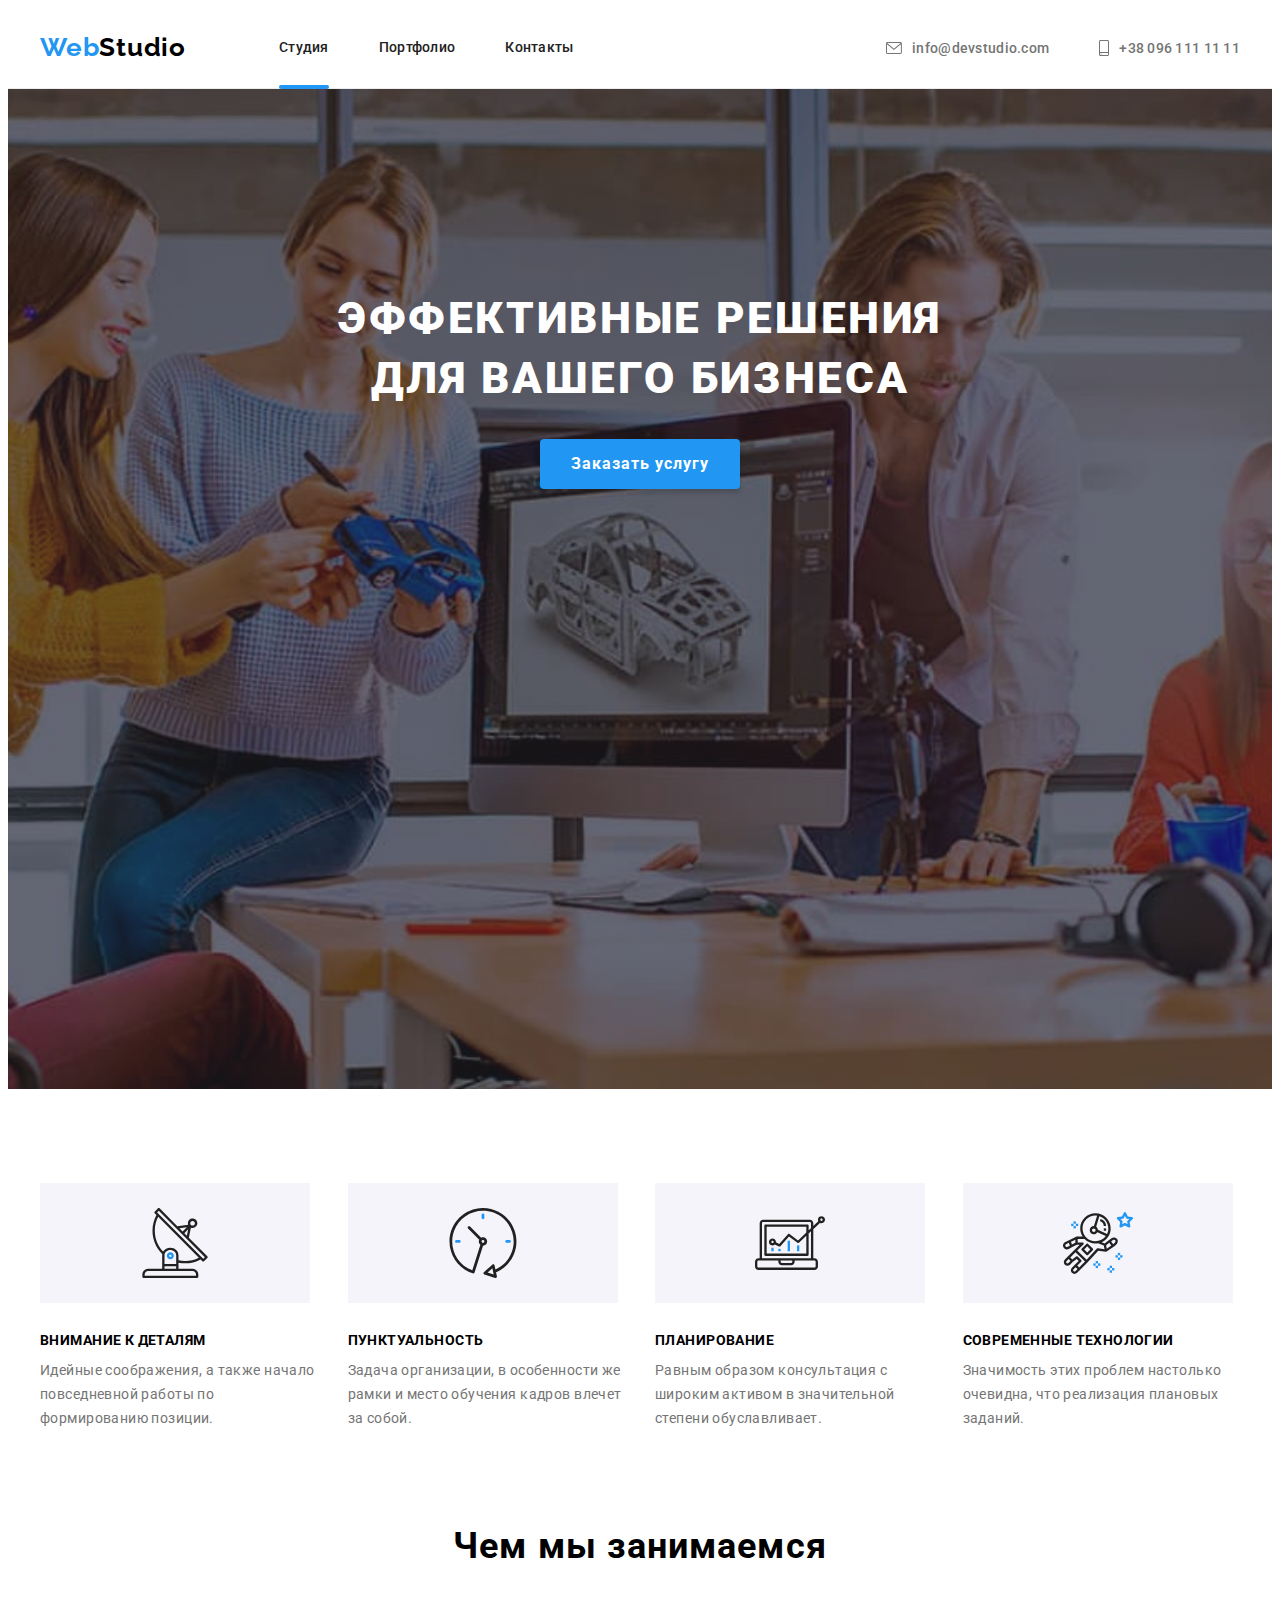
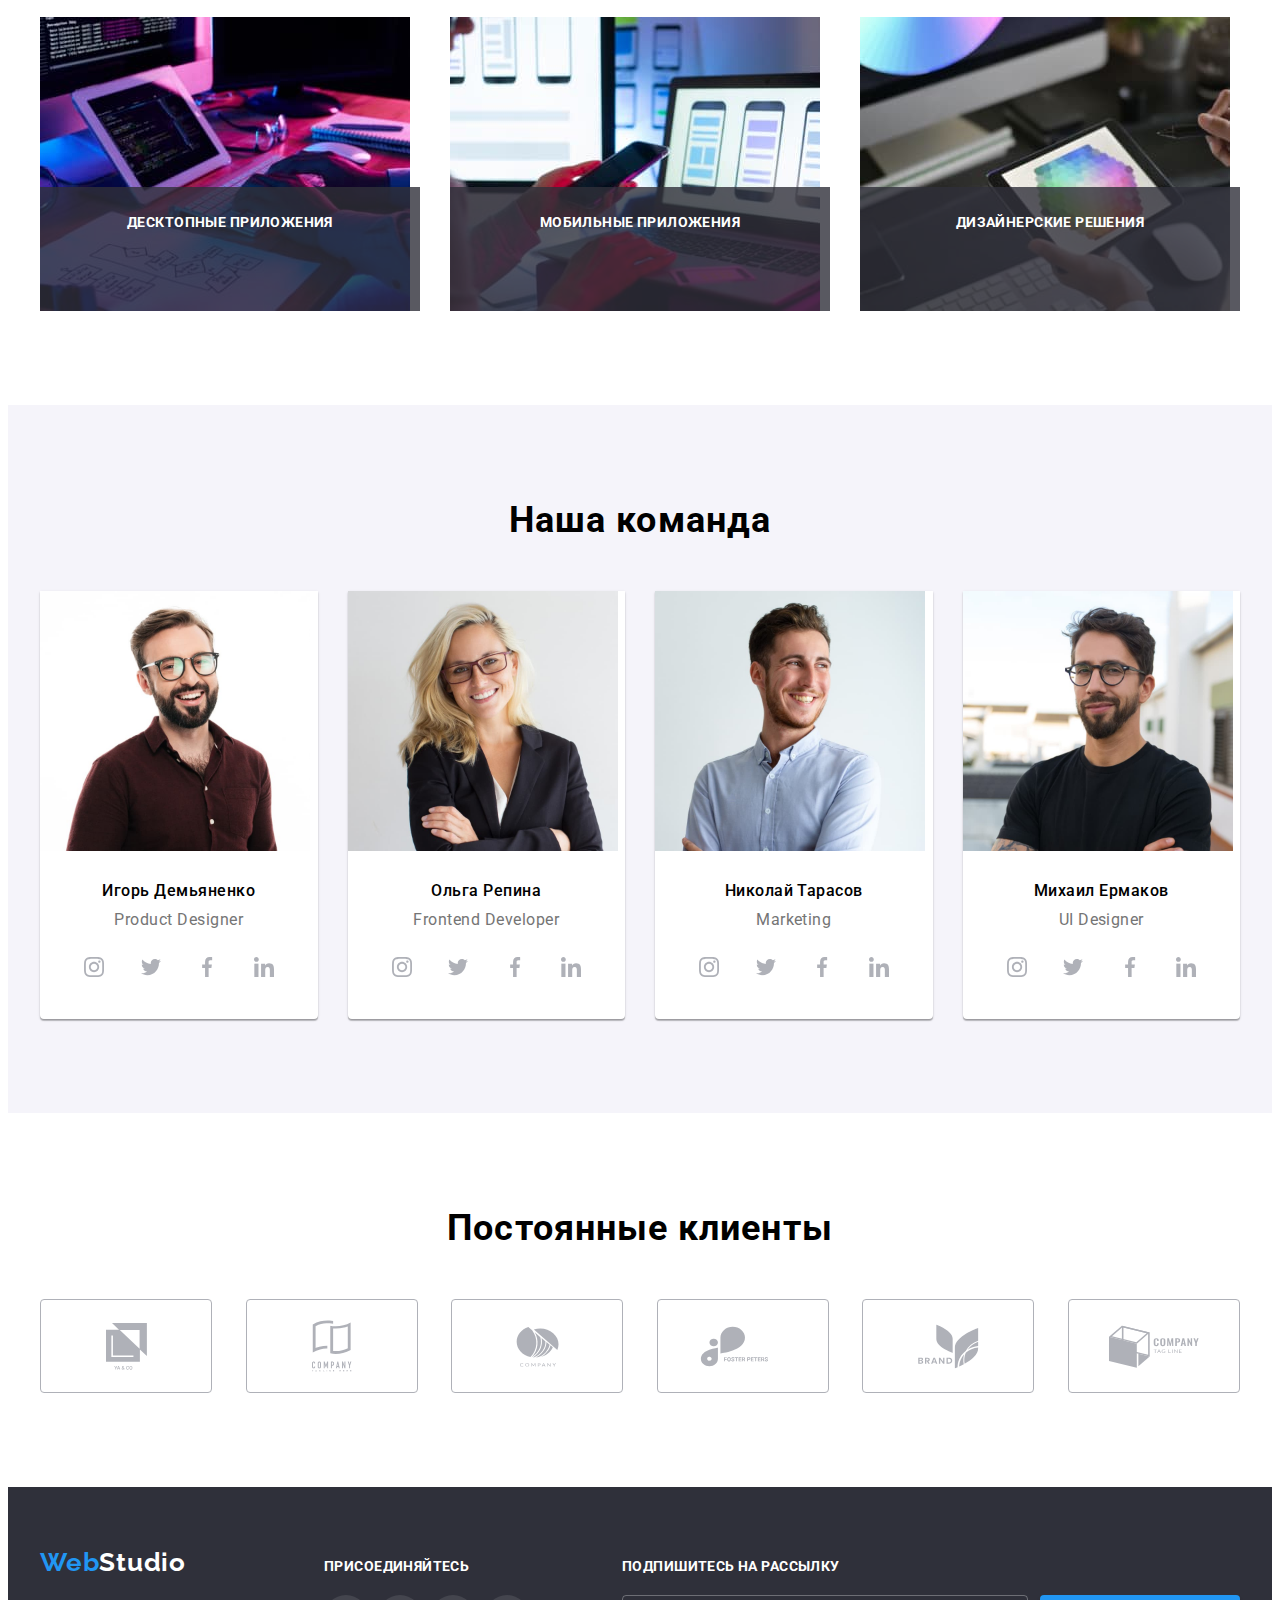
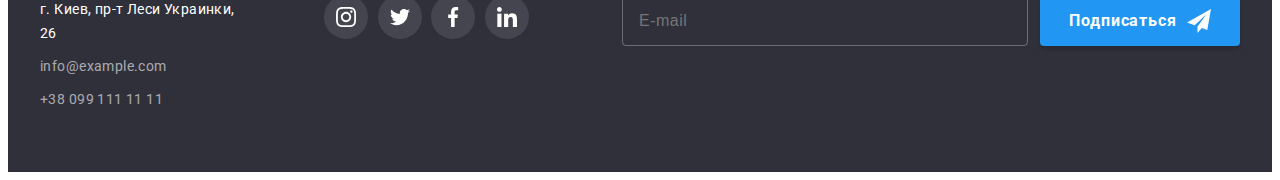
<file: index.html>
<!DOCTYPE html>
<html lang="ru">
  <head>
    <meta charset="UTF-8" />
    <meta http-equiv="X-UA-Compatible" content="IE=edge" />
    <meta name="viewport" content="width=device-width, initial-scale=1.0" />
    <title>WebStudio</title>
    <link rel="preconnect" href="https://fonts.gstatic.com" />
    <link
      href="https://fonts.googleapis.com/css2?family=Raleway:wght@700&family=Roboto:wght@400;500;700;900&display=swap"
      rel="stylesheet"
    />
    <link
      rel="stylesheet"
      href="https://cdnjs.cloudflare.com/ajax/libs/modern-normalize/1.1.0/modern-normalize.min.css"
      integrity="sha512-wpPYUAdjBVSE4KJnH1VR1HeZfpl1ub8YT/NKx4PuQ5NmX2tKuGu6U/JRp5y+Y8XG2tV+wKQpNHVUX03MfMFn9Q=="
      crossorigin="anonymous"
      referrerpolicy="no-referrer"
    />
    <link rel="stylesheet" href="./css/main.min.css" />
  </head>

  <body>
    <!--HEADER-->
    <header class="header">
      <div class="container header-container">
        <nav class="navigation">
          <a class="logo link" href="./"> Web<span class="logo-white-theme">Studio</span></a>
          <ul class="menu list">
            <li class="menu__item">
              <a class="menu__link menu__link-current link" href="./">Студия</a>
            </li>
            <li class="menu__item">
              <a class="menu__link link" href="./portfolio.html">Портфолио</a>
            </li>
            <li class="menu__item"><a class="menu__link link" href="">Контакты</a></li>
          </ul>
        </nav>
        <ul class="contact-list list">
          <li class="contact-list__item">
            <a class="contact-list__link link" href="mailto:info@devstudio.com">
              <svg class="contact-list__icon" width="16px" height="12px">
                <use href="./images/sprite.svg#e-mail"></use>
              </svg>
              info@devstudio.com</a
            >
          </li>
          <li class="contact-list__item">
            <a class="contact-list__link link" href="tel:+380961111111">
              <svg class="contact-list__icon" width="10px" height="16px">
                <use href="./images/sprite.svg#smartphone"></use>
              </svg>
              +38 096 111 11 11</a
            >
          </li>
        </ul>
      </div>
    </header>

    <main>
      <!--HERO-->
      <section class="hero section">
        <div class="container">
          <h1 class="hero__title">Эффективные решения для вашего бизнеса</h1>
          <button type="button" class="button" data-modal-open>Заказать услугу</button>
        </div>
      </section>

      <!--FEATURES-->
      <section class="features section">
        <div class="container">
          <h2 class="visually-hidden">Преимущества</h2>
          <ul class="features__list list">
            <li class="features__item">
              <div class="features__icon">
                <svg width="70" height="70">
                  <use href="./images/sprite.svg#antenna"></use>
                </svg>
              </div>
              <h3 class="features__title">Внимание к деталям</h3>
              <p class="features__description">
                Идейные соображения, а также начало повседневной работы по формированию позиции.
              </p>
            </li>

            <li class="features__item">
              <div class="features__icon">
                <svg width="70" height="70">
                  <use href="./images/sprite.svg#clock"></use>
                </svg>
              </div>
              <h3 class="features__title">Пунктуальность</h3>
              <p class="features__description">
                Задача организации, в особенности же рамки и место обучения кадров влечет за собой.
              </p>
            </li>

            <li class="features__item">
              <div class="features__icon">
                <svg width="70" height="70">
                  <use href="./images/sprite.svg#diagram"></use>
                </svg>
              </div>
              <h3 class="features__title">Планирование</h3>
              <p class="features__description">
                Равным образом консультация с широким активом в значительной степени обуславливает.
              </p>
            </li>

            <li class="features__item">
              <div class="features__icon">
                <svg width="70" height="70">
                  <use href="./images/sprite.svg#astronaut"></use>
                </svg>
              </div>
              <h3 class="features__title">Современные технологии</h3>
              <p class="features__description">
                Значимость этих проблем настолько очевидна, что реализация плановых заданий.
              </p>
            </li>
          </ul>
        </div>
      </section>

      <!--ABOUT-->
      <section class="about section">
        <div class="container">
          <h2 class="sections-title">Чем мы занимаемся</h2>
          <ul class="about__list list">
            <li class="about__item">
              <img src="./images/features/dev.jpg" alt="верстка сайта" width="370" height="294" />
              <p class="about__title">Десктопные приложения</p>
            </li>
            <li class="about__item">
              <img src="./images/features/adj.jpg" alt="адаптация сайта" width="370" height="294" />
              <p class="about__title">Мобильные приложения</p>
            </li>
            <li class="about__item">
              <img src="./images/features/design.jpg" alt="дизайн сайта" width="370" height="294" />
              <p class="about__title">Дизайнерские решения</p>
            </li>
          </ul>
        </div>
      </section>

      <!-- TEAM-->
      <section class="team section">
        <div class="container">
          <h2 class="sections-title">Наша команда</h2>
          <ul class="team__list list">
            <li class="team__item">
              <img src="./images/our-team/ihor.jpg" alt="фото парня" width="270" height="260" />
              <div class="team__meta">
                <h3 class="team__names">Игорь Демьяненко</h3>
                <p class="team__description" lang="en">Product Designer</p>
                <ul class="social-list list">
                  <li class="social-list__item">
                    <a href="" class="social-link team__social-link link">
                      <svg class="social-list__icon">
                        <use href="./images/sprite.svg#instagram"></use>
                      </svg>
                    </a>
                  </li>

                  <li class="social-list__item">
                    <a href="" class="social-link team__social-link link">
                      <svg class="social-list__icon">
                        <use href="./images/sprite.svg#twitter"></use>
                      </svg>
                    </a>
                  </li>
                  <li class="social-list__item">
                    <a href="" class="social-link team__social-link link">
                      <svg class="social-list__icon">
                        <use href="./images/sprite.svg#facebook"></use>
                      </svg>
                    </a>
                  </li>
                  <li class="social-list__item">
                    <a href="" class="social-link team__social-link link">
                      <svg class="social-list__icon">
                        <use href="./images/sprite.svg#linkedin"></use>
                      </svg>
                    </a>
                  </li>
                </ul>
              </div>
            </li>
            <li class="team__item">
              <img src="./images/our-team/olga.jpg" alt="фото девушки" width="270" height="260" />
              <div class="team__meta">
                <h3 class="team__names">Ольга Репина</h3>
                <p class="team__description" lang="en">Frontend Developer</p>
                <ul class="social-list list">
                  <li class="social-list__item">
                    <a href="" class="social-link team__social-link link">
                      <svg class="social-list__icon">
                        <use href="./images/sprite.svg#instagram"></use>
                      </svg>
                    </a>
                  </li>

                  <li class="social-list__item">
                    <a href="" class="social-link team__social-link link">
                      <svg class="social-list__icon">
                        <use href="./images/sprite.svg#twitter"></use>
                      </svg>
                    </a>
                  </li>
                  <li class="social-list__item">
                    <a href="" class="social-link team__social-link link">
                      <svg class="social-list__icon">
                        <use href="./images/sprite.svg#facebook"></use>
                      </svg>
                    </a>
                  </li>
                  <li class="social-list__item">
                    <a href="" class="social-link team__social-link link">
                      <svg class="social-list__icon">
                        <use href="./images/sprite.svg#linkedin"></use>
                      </svg>
                    </a>
                  </li>
                </ul>
              </div>
            </li>
            <li class="team__item">
              <img src="./images/our-team/nick.jpg" alt="фото парня" width="270" height="260" />
              <div class="team__meta">
                <h3 class="team__names">Николай Тарасов</h3>
                <p class="team__description" lang="en">Marketing</p>
                <ul class="social-list list">
                  <li class="social-list__item">
                    <a href="" class="social-link team__social-link link">
                      <svg class="social-list__icon">
                        <use href="./images/sprite.svg#instagram"></use>
                      </svg>
                    </a>
                  </li>

                  <li class="social-list__item">
                    <a href="" class="social-link team__social-link link">
                      <svg class="social-list__icon">
                        <use href="./images/sprite.svg#twitter"></use>
                      </svg>
                    </a>
                  </li>
                  <li class="social-list__item">
                    <a href="" class="social-link team__social-link link">
                      <svg class="social-list__icon">
                        <use href="./images/sprite.svg#facebook"></use>
                      </svg>
                    </a>
                  </li>
                  <li class="social-list__item">
                    <a href="" class="social-link team__social-link link">
                      <svg class="social-list__icon">
                        <use href="./images/sprite.svg#linkedin"></use>
                      </svg>
                    </a>
                  </li>
                </ul>
              </div>
            </li>
            <li class="team__item">
              <img src="./images/our-team/mihail.jpg" alt="фото парня" width="270" height="260" />
              <div class="team__meta">
                <h3 class="team__names">Михаил Ермаков</h3>
                <p class="team__description" lang="en">UI Designer</p>
                <ul class="social-list list">
                  <li class="social-list__item">
                    <a href="" class="social-link team__social-link link">
                      <svg class="social-list__icon">
                        <use href="./images/sprite.svg#instagram"></use>
                      </svg>
                    </a>
                  </li>

                  <li class="social-list__item">
                    <a href="" class="social-link team__social-link link">
                      <svg class="social-list__icon">
                        <use href="./images/sprite.svg#twitter"></use>
                      </svg>
                    </a>
                  </li>
                  <li class="social-list__item">
                    <a href="" class="social-link team__social-link link">
                      <svg class="social-list__icon">
                        <use href="./images/sprite.svg#facebook"></use>
                      </svg>
                    </a>
                  </li>
                  <li class="social-list__item">
                    <a href="" class="social-link team__social-link link">
                      <svg class="social-list__icon">
                        <use href="./images/sprite.svg#linkedin"></use>
                      </svg>
                    </a>
                  </li>
                </ul>
              </div>
            </li>
          </ul>
        </div>
      </section>

      <!-- LOYAL CLIENTS -->
      <section class="loyal-clients-section section">
        <div class="container">
          <h2 class="sections-title">Постоянные клиенты</h2>
          <ul class="loyal-clients-list list">
            <li class="loyal-clients-list-item">
              <a href="" class="loyal-clients-list-link link">
                <svg width="41" height="47">
                  <use href="./images/sprite.svg#company-1"></use>
                </svg>
              </a>
            </li>
            <li class="loyal-clients-list-item">
              <a href="" class="loyal-clients-list-link link">
                <svg width="40" height="52">
                  <use href="./images/sprite.svg#company-2"></use>
                </svg>
              </a>
            </li>
            <li class="loyal-clients-list-item">
              <a href="" class="loyal-clients-list-link link">
                <svg width="43" height="41">
                  <use href="./images/sprite.svg#company-3"></use>
                </svg>
              </a>
            </li>
            <li class="loyal-clients-list-item">
              <a href="" class="loyal-clients-list-link link">
                <svg width="85" height="41">
                  <use href="./images/sprite.svg#company-4"></use>
                </svg>
              </a>
            </li>
            <li class="loyal-clients-list-item">
              <a href="" class="loyal-clients-list-link link">
                <svg width="63" height="45">
                  <use href="./images/sprite.svg#company-5"></use>
                </svg>
              </a>
            </li>
            <li class="loyal-clients-list-item">
              <a href="" class="loyal-clients-list-link link">
                <svg width="94" height="43">
                  <use href="./images/sprite.svg#company-6"></use>
                </svg>
              </a>
            </li>
          </ul>
        </div>
      </section>
    </main>

    <!--FOOTER-->
    <footer class="footer-section">
      <div class="container footer-container">
        <div class="footer-address-wrapper">
          <a class="logo footer-logo link" href="./"
            >Web<span class="logo-dark-theme">Studio</span></a
          >
          <address class="footer-address-section">
            <ul class="footer-address-list list">
              <li class="footer-address-item">
                <a
                  class="footer-address-post link"
                  href="https://goo.gl/maps/CfjwrtbsuqmBoHMV6"
                  target="_blank"
                  rel="noopener noreferrer"
                >
                  г. Киев, пр-т Леси Украинки, 26</a
                >
              </li>
              <li class="footer-address-item">
                <a class="footer-address-link link" href="mailto:info@example.com"
                  >info@example.com</a
                >
              </li>
              <li class="footer-address-item">
                <a class="footer-address-link link" href="tel:+380991111111">+38 099 111 11 11</a>
              </li>
            </ul>
          </address>
        </div>
        <div class="footer-social-list-wrapper">
          <h3 class="footer-title">Присоединяйтесь</h3>
          <ul class="social-list list">
            <li class="footer-social-list-item">
              <a href="" class="social-link footer-social-list-link link">
                <svg class="social-list__icon">
                  <use href="./images/sprite.svg#instagram"></use>
                </svg>
              </a>
            </li>
            <li class="footer-social-list-item">
              <a href="" class="social-link footer-social-list-link link">
                <svg class="social-list__icon">
                  <use href="./images/sprite.svg#twitter"></use>
                </svg>
              </a>
            </li>
            <li class="footer-social-list-item">
              <a href="" class="social-link footer-social-list-link link">
                <svg class="social-list__icon">
                  <use href="./images/sprite.svg#facebook"></use>
                </svg>
              </a>
            </li>
            <li class="footer-social-list-item">
              <a href="" class="social-link footer-social-list-link link">
                <svg class="social-list__icon">
                  <use href="./images/sprite.svg#linkedin"></use>
                </svg>
              </a>
            </li>
          </ul>
        </div>
        <div class="footer-subscribe-form-wrapper">
          <p class="footer-title">Подпишитесь на рассылку</p>
          <form class="subscribe-form">
            <input
              type="email"
              required
              class="footer-subscribe-input"
              placeholder="E-mail"
              name="user-email"
            />

            <button type="submit" class="button footer-button">
              Подписаться
              <svg class="footer-send-icon" width="24" height="24">
                <use href="./images/sprite.svg#send"></use>
              </svg>
            </button>
          </form>
        </div>
      </div>
    </footer>

    <!-- MODAL WINDOW -->
    <div class="backdrop is-hidden" data-modal>
      <div class="modal-win">
        <button type="button" class="close-btn" data-modal-close>
          <svg width="11" height="11" class="close-btn-icon">
            <use href="./images/sprite.svg#close-btn"></use>
          </svg>
        </button>

        <form class="modal-form">
          <p class="modal-title">Оставьте свои данные, мы вам перезвоним</p>

          <label class="modal-form-field"
            >Имя
            <span class="modal-form-input-wrapper">
              <input
                class="modal-form-input"
                type="text"
                required
                name="user-name"
                minlength="2"
                pattern="[a-zA-Zа-яёА-ЯЁ]+"
                title="Имя должно содержать символы кирилицы или латиницы"
              />
              <svg class="modal-form-icon">
                <use href="./images/sprite.svg#person"></use>
              </svg>
            </span>
          </label>

          <label class="modal-form-field"
            >Телефон
            <span class="modal-form-input-wrapper">
              <input
                class="modal-form-input"
                type="tel"
                required
                name="user-phone"
                pattern="[0-9]{3}-[0-9]{3}-[0-9]{2}-[0-9]{2}"
                title="096-000-00-00"
              />
              <svg class="modal-form-icon">
                <use href="./images/sprite.svg#phone"></use>
              </svg>
            </span>
          </label>

          <label class="modal-form-field"
            >Почта
            <span class="modal-form-input-wrapper">
              <input class="modal-form-input" type="email" required name="user-email" />
              <svg class="modal-form-icon">
                <use href="./images/sprite.svg#e-mail"></use>
              </svg>
            </span>
          </label>

          <label class="modal-form-field">
            Комментарий
            <textarea
              name="user-message"
              class="modal-form-message"
              placeholder="Введите текст"
            ></textarea>
          </label>

          <input type="checkbox" class="modal-form-checkbox visually-hidden" id="accept-policy" />
          <label for="accept-policy" class="modal-form-checkbox-label"
            >Соглашаюсь с рассылкой и принимаю&nbsp;<a href="#" class="modal-form-label-link"
              >Условия договора</a
            ></label
          >

          <button type="submit" class="button modal-form-btn">Отправить</button>
        </form>
      </div>
    </div>

    <script src="./js/modal.js"></script>
  </body>
</html>
</file>
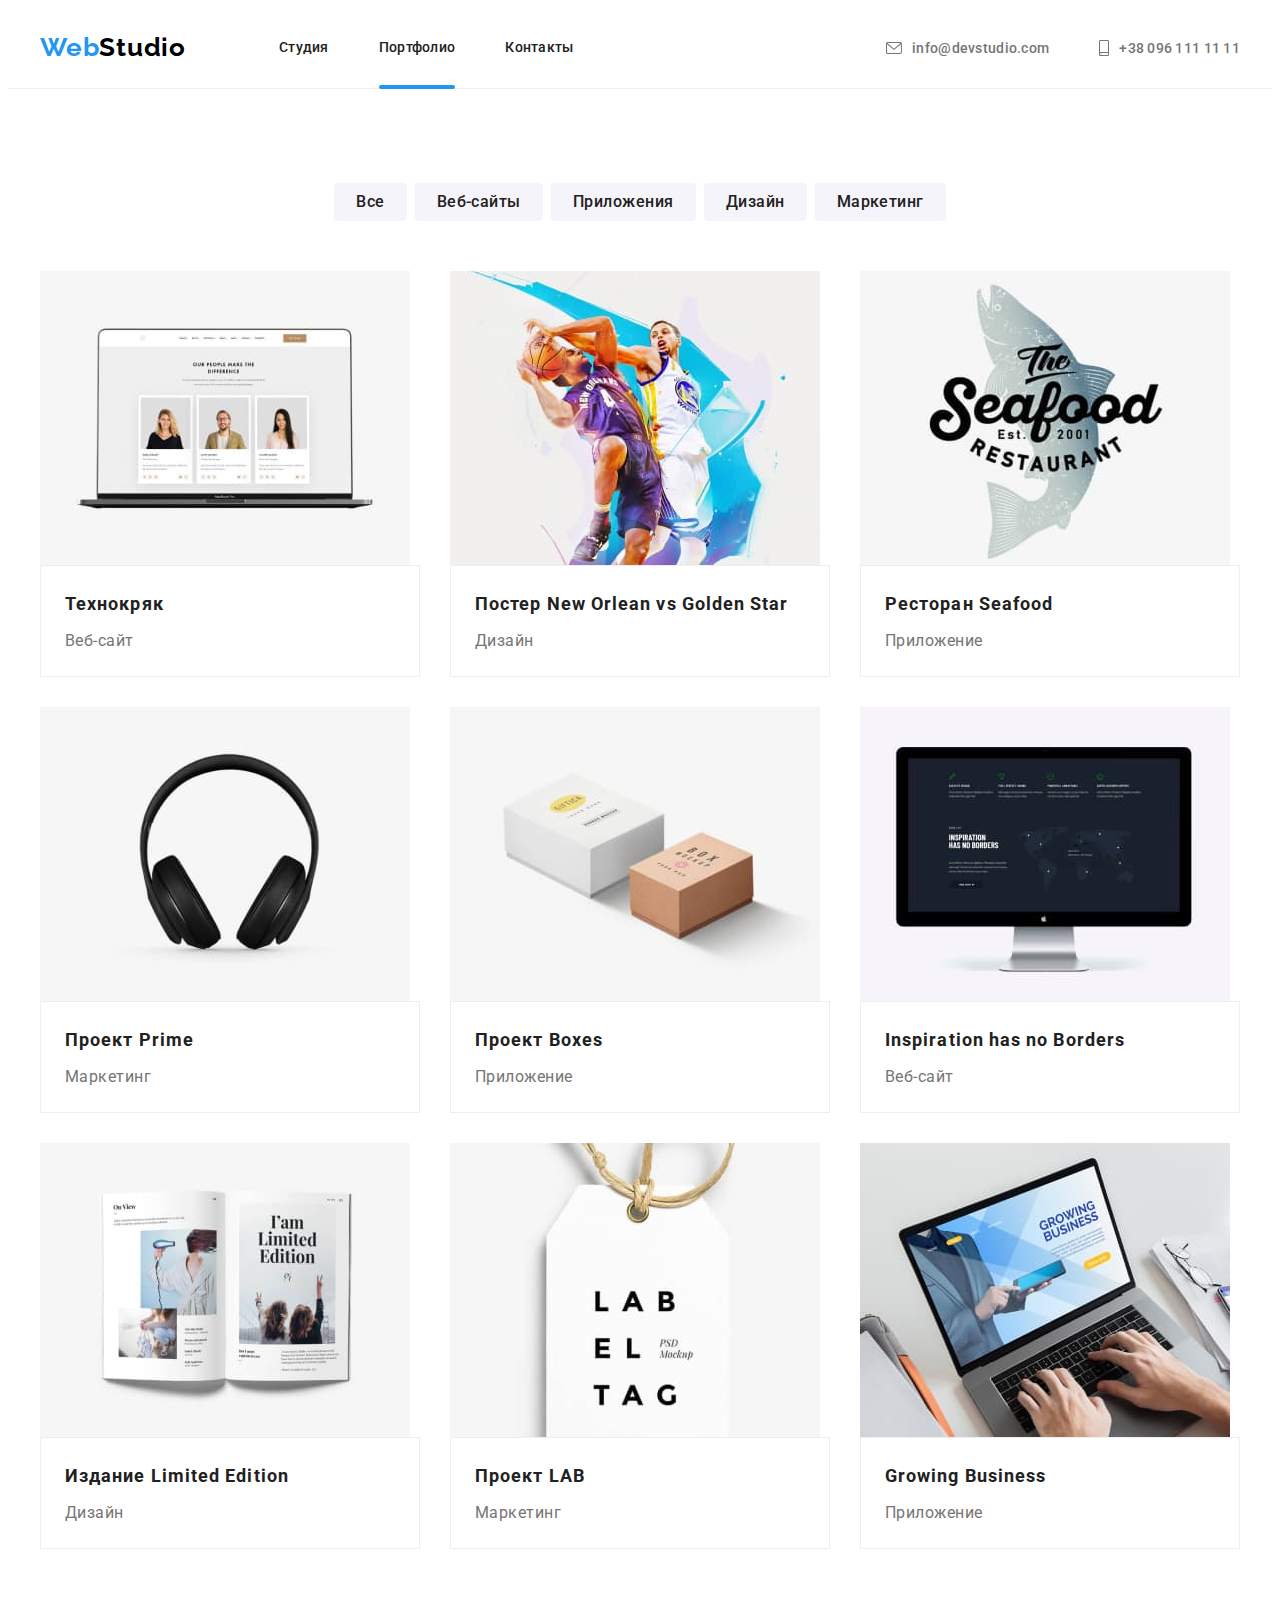
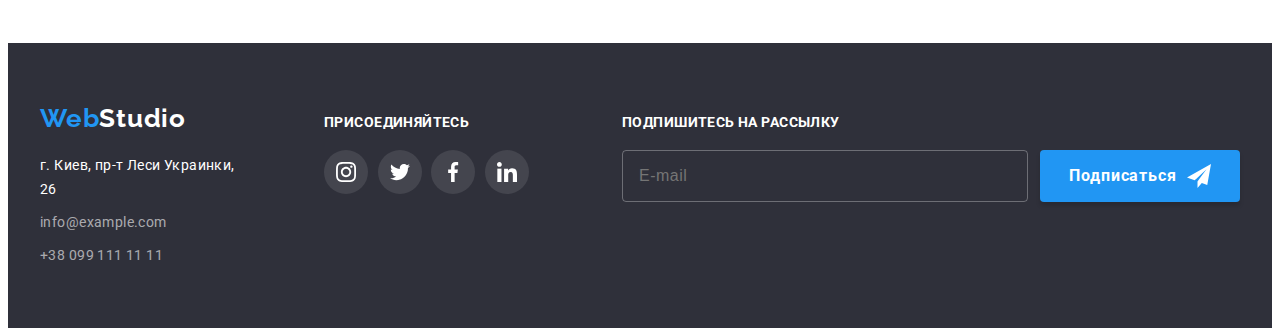
<file: portfolio.html>
<!DOCTYPE html>
<html lang="ru">
  <head>
    <meta charset="UTF-8" />
    <meta http-equiv="X-UA-Compatible" content="IE=edge" />
    <meta name="viewport" content="width=device-width, initial-scale=1.0" />
    <title>WebStudio</title>
    <link rel="preconnect" href="https://fonts.gstatic.com" />
    <link
      href="https://fonts.googleapis.com/css2?family=Raleway:wght@700&family=Roboto:wght@400;500;700;900&display=swap"
      rel="stylesheet"
    />
    <link
      rel="stylesheet"
      href="https://cdnjs.cloudflare.com/ajax/libs/modern-normalize/1.1.0/modern-normalize.min.css"
      integrity="sha512-wpPYUAdjBVSE4KJnH1VR1HeZfpl1ub8YT/NKx4PuQ5NmX2tKuGu6U/JRp5y+Y8XG2tV+wKQpNHVUX03MfMFn9Q=="
      crossorigin="anonymous"
      referrerpolicy="no-referrer"
    />
    <link rel="stylesheet" href="./css/main.min.css" />
  </head>

  <body>
    <!--HEADER-->
    <header class="header">
      <div class="container header-container">
        <nav class="navigation">
          <a class="logo link" href="./"> Web<span class="logo-white-theme">Studio</span></a>
          <ul class="menu list">
            <li class="menu__item"><a class="menu__link link" href="./">Студия</a></li>
            <li class="menu__item">
              <a class="menu__link menu__link-current link" href="./portfolio.html">Портфолио</a>
            </li>
            <li class="menu__item"><a class="menu__link link" href="">Контакты</a></li>
          </ul>
        </nav>
        <ul class="contact-list list">
          <li class="contact-list__item">
            <a class="contact-list__link link" href="mailto:info@devstudio.com">
              <svg class="contact-list__icon" width="16px" height="12px">
                <use href="./images/sprite.svg#e-mail"></use>
              </svg>
              info@devstudio.com</a
            >
          </li>
          <li class="contact-list__item">
            <a class="contact-list__link link" href="tel:+380961111111">
              <svg class="contact-list__icon" width="10px" height="16px">
                <use href="./images/sprite.svg#smartphone"></use>
              </svg>
              +38 096 111 11 11</a
            >
          </li>
        </ul>
      </div>
    </header>

    <main>
      <!--PORTFOLIO-->
      <section class="portfolio-section section">
        <div class="container">
          <h1 class="visually-hidden">Портфолио</h1>
          <!-- FILTERS -->
          <ul class="portfolio-filter-list list">
            <li class="portfolio-filter-item">
              <button class="portfolio-filter-button" type="button">Все</button>
            </li>
            <li class="portfolio-filter-item">
              <button class="portfolio-filter-button" type="button">Веб-сайты</button>
            </li>
            <li class="portfolio-filter-item">
              <button class="portfolio-filter-button" type="button">Приложения</button>
            </li>
            <li class="portfolio-filter-item">
              <button class="portfolio-filter-button" type="button">Дизайн</button>
            </li>
            <li class="portfolio-filter-item">
              <button class="portfolio-filter-button" type="button">Маркетинг</button>
            </li>
          </ul>
          <!-- WORKS LIST -->
          <ul class="portfolio-works-list list">
            <li class="portfolio-works-item">
              <a class="portfolio-works-link link" href="">
                <div class="portfolio-works-wrapper">
                  <img
                    src="./images/portfolio-page/tehnokrak.jpg"
                    alt="ноутбук с открытым сайтом"
                    width="370"
                    height="294"
                  />
                  <p class="portfolio-works-overlay">
                    Технокряк это современная площадка распространения коронавируса. Компании
                    используют эту платформу для цифрового шпионажа и атак на защищённые сервера
                    конкурентов.
                  </p>
                </div>

                <div class="works-info">
                  <h2 class="portfolio-works-title">Технокряк</h2>
                  <p class="portfolio-works-description">Веб-сайт</p>
                </div></a
              >
            </li>
            <li class="portfolio-works-item">
              <a class="portfolio-works-link link" href="">
                <div class="portfolio-works-wrapper">
                  <img
                    src="./images/portfolio-page/new-orlean-vs.jpg"
                    alt="два баскетболиста в прыжке"
                    width="370"
                    height="294"
                  />
                  <p class="portfolio-works-overlay">
                    Технокряк это современная площадка распространения коронавируса. Компании
                    используют эту платформу для цифрового шпионажа и атак на защищённые сервера
                    конкурентов.
                  </p>
                </div>
                <div class="works-info">
                  <h2 class="portfolio-works-title">
                    Постер <span lang="en">New Orlean vs Golden Star</span>
                  </h2>
                  <p class="portfolio-works-description">Дизайн</p>
                </div></a
              >
            </li>
            <li class="portfolio-works-item">
              <a class="portfolio-works-link link" href="">
                <div class="portfolio-works-wrapper">
                  <img
                    src="./images/portfolio-page/sea-food.jpg"
                    alt="изображение рыбы и название ресторана"
                    width="370"
                    height="294"
                  />
                  <p class="portfolio-works-overlay">
                    Технокряк это современная площадка распространения коронавируса. Компании
                    используют эту платформу для цифрового шпионажа и атак на защищённые сервера
                    конкурентов.
                  </p>
                </div>
                <div class="works-info">
                  <h2 class="portfolio-works-title">Ресторан <span lang="en">Seafood</span></h2>
                  <p class="portfolio-works-description">Приложение</p>
                </div></a
              >
            </li>
            <li class="portfolio-works-item">
              <a class="portfolio-works-link link" href="">
                <div class="portfolio-works-wrapper">
                  <img
                    src="./images/portfolio-page/prime.jpg"
                    alt="накладные наушники"
                    width="370"
                    height="294"
                  />
                  <p class="portfolio-works-overlay">
                    Технокряк это современная площадка распространения коронавируса. Компании
                    используют эту платформу для цифрового шпионажа и атак на защищённые сервера
                    конкурентов.
                  </p>
                </div>
                <div class="works-info">
                  <h2 class="portfolio-works-title">Проект Prime</h2>
                  <p class="portfolio-works-description">Маркетинг</p>
                </div></a
              >
            </li>
            <li class="portfolio-works-item">
              <a class="portfolio-works-link link" href="">
                <div class="portfolio-works-wrapper">
                  <img
                    src="./images/portfolio-page/boxes.jpg"
                    alt="две коробки"
                    width="370"
                    height="294"
                  />
                  <p class="portfolio-works-overlay">
                    Технокряк это современная площадка распространения коронавируса. Компании
                    используют эту платформу для цифрового шпионажа и атак на защищённые сервера
                    конкурентов.
                  </p>
                </div>
                <div class="works-info">
                  <h2 class="portfolio-works-title">Проект Boxes</h2>
                  <p class="portfolio-works-description">Приложение</p>
                </div></a
              >
            </li>
            <li class="portfolio-works-item">
              <a class="portfolio-works-link link" href="">
                <div class="portfolio-works-wrapper">
                  <img
                    src="./images/portfolio-page/no-borders.jpg"
                    alt="монитор компьютера"
                    width="370"
                    height="294"
                  />
                  <p class="portfolio-works-overlay">
                    Технокряк это современная площадка распространения коронавируса. Компании
                    используют эту платформу для цифрового шпионажа и атак на защищённые сервера
                    конкурентов.
                  </p>
                </div>
                <div class="works-info">
                  <h2 class="portfolio-works-title">Inspiration has no Borders</h2>
                  <p class="portfolio-works-description">Веб-сайт</p>
                </div></a
              >
            </li>
            <li class="portfolio-works-item">
              <a class="portfolio-works-link link" href="">
                <div class="portfolio-works-wrapper">
                  <img
                    src="./images/portfolio-page/limited-edition.jpg"
                    alt="раскрытый журнал с фото"
                    width="370"
                    height="294"
                  />
                  <p class="portfolio-works-overlay">
                    Технокряк это современная площадка распространения коронавируса. Компании
                    используют эту платформу для цифрового шпионажа и атак на защищённые сервера
                    конкурентов.
                  </p>
                </div>
                <div class="works-info">
                  <h2 class="portfolio-works-title">Издание Limited Edition</h2>
                  <p class="portfolio-works-description">Дизайн</p>
                </div></a
              >
            </li>
            <li class="portfolio-works-item">
              <a class="portfolio-works-link link" href="">
                <div class="portfolio-works-wrapper">
                  <img
                    src="./images/portfolio-page/lab.jpg"
                    alt="лейбл на веревке"
                    width="370"
                    height="294"
                  />
                  <p class="portfolio-works-overlay">
                    Технокряк это современная площадка распространения коронавируса. Компании
                    используют эту платформу для цифрового шпионажа и атак на защищённые сервера
                    конкурентов.
                  </p>
                </div>
                <div class="works-info">
                  <h2 class="portfolio-works-title">Проект LAB</h2>
                  <p class="portfolio-works-description">Маркетинг</p>
                </div></a
              >
            </li>
            <li class="portfolio-works-item">
              <a class="portfolio-works-link link" href="">
                <div class="portfolio-works-wrapper">
                  <img
                    src="./images/portfolio-page/growing-business.jpg"
                    alt="человек набирает текст на ноутбуке"
                    width="370"
                    height="294"
                  />
                  <p class="portfolio-works-overlay">
                    Технокряк это современная площадка распространения коронавируса. Компании
                    используют эту платформу для цифрового шпионажа и атак на защищённые сервера
                    конкурентов.
                  </p>
                </div>
                <div class="works-info">
                  <h2 class="portfolio-works-title">Growing Business</h2>
                  <p class="portfolio-works-description">Приложение</p>
                </div></a
              >
            </li>
          </ul>
        </div>
      </section>
    </main>

    <!--FOOTER-->
    <footer class="footer-section">
      <div class="container footer-container">
        <div class="footer-address-wrapper">
          <a class="logo footer-logo link" href="./"
            >Web<span class="logo-dark-theme">Studio</span></a
          >
          <address class="footer-address-section">
            <ul class="footer-address-list list">
              <li class="footer-address-item">
                <a
                  class="footer-address-post link"
                  href="https://goo.gl/maps/CfjwrtbsuqmBoHMV6"
                  target="_blank"
                  rel="noopener noreferrer"
                >
                  г. Киев, пр-т Леси Украинки, 26</a
                >
              </li>
              <li class="footer-address-item">
                <a class="footer-address-link link" href="mailto:info@example.com"
                  >info@example.com</a
                >
              </li>
              <li class="footer-address-item">
                <a class="footer-address-link link" href="tel:+380991111111">+38 099 111 11 11</a>
              </li>
            </ul>
          </address>
        </div>
        <div class="footer-social-list-wrapper">
          <h3 class="footer-title">Присоединяйтесь</h3>
          <ul class="social-list list">
            <li class="footer-social-list-item">
              <a href="" class="social-link footer-social-list-link link">
                <svg class="social-list__icon">
                  <use href="./images/sprite.svg#instagram"></use>
                </svg>
              </a>
            </li>
            <li class="footer-social-list-item">
              <a href="" class="social-link footer-social-list-link link">
                <svg class="social-list__icon">
                  <use href="./images/sprite.svg#twitter"></use>
                </svg>
              </a>
            </li>
            <li class="footer-social-list-item">
              <a href="" class="social-link footer-social-list-link link">
                <svg class="social-list__icon">
                  <use href="./images/sprite.svg#facebook"></use>
                </svg>
              </a>
            </li>
            <li class="footer-social-list-item">
              <a href="" class="social-link footer-social-list-link link">
                <svg class="social-list__icon">
                  <use href="./images/sprite.svg#linkedin"></use>
                </svg>
              </a>
            </li>
          </ul>
        </div>
        <div class="footer-subscribe-form-wrapper">
          <p class="footer-title">Подпишитесь на рассылку</p>
          <form class="subscribe-form">
            <input
              type="email"
              required
              class="footer-subscribe-input"
              placeholder="E-mail"
              name="user-email"
            />

            <button type="submit" class="button footer-button">
              Подписаться
              <svg class="footer-send-icon" width="24" height="24">
                <use href="./images/sprite.svg#send"></use>
              </svg>
            </button>
          </form>
        </div>
      </div>
    </footer>
  </body>
</html>
</file>
<file: css/main.min.css>
:root{--primary-white-color: #ffffff;--dark-bg-color: #2f303a;--light-bg-color: #f5f4fa;--primary-text-color: #212121;--secondary-text-color: #757575;--accent-color: #2196f3;--main-font: 'Roboto', sans-serif;--cubic: cubic-bezier(0.4, 0, 0.2, 1)}.visually-hidden{position:absolute;width:1px;height:1px;margin:-1px;padding:0;overflow:hidden;border:0;clip:rect(0 0 0 0)}h1,h2,h3,h4,h5,h6,p{margin-top:0;margin-bottom:0}ul,ol{margin-top:0;margin-bottom:0;padding-left:0}img{display:block}.link{text-decoration:none}.list{list-style:none}body{font-family:var(--main-font);font-style:normal;font-weight:400}.section{padding-top:94px;padding-bottom:94px}.container{width:1200px;margin:0 auto;padding-left:15px;padding-right:15px}.logo{font-family:'Raleway', sans-serif;font-weight:700;font-size:26px;line-height:1.2;letter-spacing:0.03em;color:var(--accent-color)}.logo-white-theme{color:#000000}.logo-dark-theme{color:#ffffff}.button{min-width:200px;padding-top:10px;padding-bottom:10px;border:none;box-shadow:0px 4px 4px rgba(0,0,0,0.15);border-radius:4px;font-family:var(--main-font);font-weight:700;font-size:16px;line-height:1.87;letter-spacing:0.06em;color:var(--primary-white-color);background-color:var(--accent-color);cursor:pointer;transition:background-color 250ms var(--cubic)}.button:hover,.button:focus{background-color:#188ce8}.sections-title{margin-bottom:50px;font-weight:bold;font-size:36px;line-height:1.17;text-align:center;letter-spacing:0.03em}.social-list{display:flex;justify-content:space-between}.social-link{display:flex;justify-content:center;align-items:center;width:44px;height:44px;border-radius:50%}.social-list__icon{width:20px;height:20px}.backdrop{position:fixed;top:0;left:0;width:100vw;height:100vh;background-color:rgba(0,0,0,0.2);transition:opacity 250ms var(--cubic),visibility 250ms var(--cubic)}.is-hidden{opacity:0;visibility:hidden;pointer-events:none}.modal-win{position:absolute;top:50%;left:50%;width:528px;height:581px;border-radius:4px;background-color:#ffffff;box-shadow:0px 4px 4px rgba(0,0,0,0.25);padding:40px;padding-bottom:40px;transform:translate(-50%, -50%);transition:box-shadow 250ms var(--cubic)}.close-btn{position:absolute;top:8px;right:8px;width:30px;height:30px;padding:0;border-radius:50%;border:1px solid rgba(0,0,0,0.1);cursor:pointer;background-color:transparent;fill:#000000;transition:fill 250ms var(--cubic)}.close-btn:hover,.close-btn:focus{fill:var(--accent-color)}.modal-form{display:flex;flex-direction:column}.modal-title{margin-bottom:12px;font-weight:700;font-size:20px;line-height:1.15;text-align:center;letter-spacing:0.03em;color:var(--primary-text-color)}.modal-form-field{margin-bottom:10px;font-weight:400;font-size:12px;line-height:1.67;letter-spacing:0.01em;color:var(--secondary-text-color)}.modal-form-input-wrapper{display:block;position:relative;margin-top:4px}.modal-form-input{width:100%;height:40px;padding-left:42px;border:1px solid rgba(33,33,33,0.2);border-radius:4px;transition:border-color 250ms var(--cubic)}.modal-form-input:focus{outline:none;border-color:var(--accent-color)}.modal-form-icon{position:absolute;top:50%;left:12px;width:18px;height:18px;transform:translateY(-50%);fill:var(--primary-text-color);transition:fill 250ms var(--cubic)}.modal-form-input:focus+.modal-form-icon{fill:var(--accent-color)}.modal-form-message{resize:none;width:100%;height:120px;padding:12px 16px;margin-top:4px;border:1px solid rgba(33,33,33,0.2);border-radius:4px;transition:border-color 250ms var(--cubic)}.modal-form-message:focus{outline:none;border-color:var(--accent-color)}.modal-form-message::placeholder{font-weight:400;font-size:14px;line-height:1.14;letter-spacing:0.01em;color:rgba(117,117,117,0.5)}.modal-form-checkbox-label{display:flex;justify-content:center;align-items:center;margin-bottom:30px;font-weight:400;font-size:14px;line-height:1.71;letter-spacing:0.03em;color:#757575}.modal-form-checkbox-label::before{content:'';width:16px;height:15px;border:2px solid #212121;border-radius:3px;cursor:pointer;margin-right:8px;transition:background-color 250ms var(--cubic),border-color 250ms var(--cubic)}.modal-form-checkbox:checked+.modal-form-checkbox-label::before{background-image:url(../images/modal-window/check.svg);background-size:contain;background-position:50% 50%;background-color:var(--accent-color);border-color:var(--accent-color);background-origin:border-box}.modal-form-checkbox:focus+.modal-form-checkbox-label::before,.modal-form-checkbox:hover+.modal-form-checkbox-label::before{border-color:var(--accent-color)}.modal-form-label-link{color:var(--accent-color)}.modal-form-btn{display:block;align-self:center}.header{background-color:var(--primary-white-color);border-bottom:1px solid #ececec}.header-container{display:flex;align-items:center}.navigation{display:flex;align-items:center}.menu{display:flex;margin-left:93px;font-size:14px}.menu__item{position:relative;display:block;height:100%}.menu__item:not(:last-child){margin-right:50px}.menu__link{display:block;padding-top:32px;padding-bottom:32px;font-weight:500;font-size:14px;line-height:1.14;letter-spacing:0.02em;color:var(--primary-text-color);transition:color 250ms var(--cubic)}.menu__link:hover,.menu__link:focus{color:var(--accent-color)}.menu__link-current::after{position:absolute;bottom:-1px;content:'';display:block;opacity:0;width:100%;height:4px;border-radius:2px;background-color:var(--accent-color);opacity:1}.contact-list{display:flex;align-items:center;margin-left:auto}.contact-list__item:not(:last-child){margin-right:50px}.contact-list__link{display:flex;align-items:center;font-weight:500;font-size:14px;line-height:1.2;letter-spacing:0.02em;color:var(--secondary-text-color);transition:color 250ms var(--cubic)}.contact-list__link:hover,.contact-list__link:focus{color:var(--accent-color)}.contact-list__icon{fill:currentColor;margin-right:10px}.hero{background-image:linear-gradient(rgba(47,48,58,0.4), rgba(47,48,58,0.4)),url("../images/hero/bg.jpg");background-repeat:no-repeat;background-position:center;background-size:cover;max-width:1600px;height:600px;background-color:var(--dark-bg-color);text-align:center;padding-top:200px;padding-bottom:200px;margin:0 auto}.hero__title{display:block;max-width:696px;margin-right:auto;margin-bottom:30px;margin-left:auto;font-weight:900;font-size:44px;line-height:1.36;letter-spacing:0.06em;text-transform:uppercase;color:var(--primary-white-color)}.features{background-color:var(--primary-white-color);padding-bottom:47px}.features__list{display:flex;flex-wrap:wrap;margin-top:-30px;margin-left:-30px;border:none}.features__item{margin-top:30px;margin-left:30px;flex-basis:calc((100% - 120px) / 4)}.features__icon{display:flex;justify-content:center;align-items:center;height:120px;width:270px;background-color:var(--light-bg-color);margin-bottom:30px}.features__title{margin-bottom:10px;font-weight:bold;font-size:14px;line-height:1.14;letter-spacing:0.03em;text-transform:uppercase}.features__description{font-weight:normal;font-size:14px;line-height:1.71;letter-spacing:0.03em;color:var(--secondary-text-color)}.about{background-color:var(--primary-white-color);padding-top:47px}.about__list{display:flex;flex-wrap:wrap;margin-top:-30px;margin-left:-30px}.about__item{position:relative;margin-top:30px;margin-left:30px;flex-basis:calc((100% - 90px) / 3)}.about__title{position:absolute;bottom:0;width:100%;height:70px;display:block;padding-top:27px;padding-bottom:27px;font-weight:700;font-size:14px;line-height:1.2;text-align:center;letter-spacing:0.03em;text-transform:uppercase;color:var(--primary-white-color);background:rgba(47,48,58,0.8)}.team{background-color:var(--light-bg-color)}.team__list{display:flex;flex-wrap:wrap;margin-top:-30px;margin-left:-30px}.team__item{margin-top:30px;margin-left:30px;flex-basis:calc((100% - 120px) / 4);background-color:var(--primary-white-color);box-shadow:0px 1px 3px rgba(0,0,0,0.12),0px 1px 1px rgba(0,0,0,0.14),0px 2px 1px rgba(0,0,0,0.2);border-radius:0px 0px 4px 4px}.team__meta{padding-top:30px;padding-bottom:30px;padding-right:32px;padding-left:32px}.team__names{font-weight:500;font-size:16px;line-height:1.19;text-align:center;letter-spacing:0.03em}.team__description{margin-top:10px;margin-bottom:16px;font-weight:normal;font-size:16px;line-height:1.19;text-align:center;letter-spacing:0.03em;color:var(--secondary-text-color)}.team__social-link{background-color:transparent;fill:#afb1b8;transition:fill 250ms var(--cubic),background-color 250ms var(--cubic)}.team__social-link:hover,.team__social-link:focus{fill:#ffffff;background-color:var(--accent-color)}.loyal-clients-list{display:flex;justify-content:space-between}.loyal-clients-list-link{display:flex;justify-content:center;align-items:center;width:170px;height:92px;border:1px solid #afb1b8;border-radius:4px;background-color:transparent;fill:#afb1b8;transition:fill 250ms var(--cubic),border 250ms var(--cubic)}.loyal-clients-list-link:hover,.loyal-clients-list-link:focus{fill:var(--accent-color);border:1px solid #2196f3}.footer-section{background-color:var(--dark-bg-color);padding-top:60px;padding-bottom:60px}.footer-container{display:flex;align-items:baseline}.footer-logo{display:block;margin-bottom:20px}.footer-address-section{font-style:normal}.footer-address-item:not(:last-child){margin-bottom:9px}.footer-address-post{font-weight:400;font-size:14px;line-height:1.71;letter-spacing:0.03em;color:var(--primary-white-color);transition:color 250ms var(--cubic)}.footer-address-post:hover,.footer-address-post:focus{color:var(--accent-color)}.footer-address-link{font-weight:400;font-size:14px;line-height:1.71;letter-spacing:0.03em;color:rgba(255,255,255,0.6);transition:color 250ms var(--cubic)}.footer-address-link:hover,.footer-address-link:focus{color:var(--accent-color)}.footer-title{margin-bottom:20px;font-weight:700;font-size:14px;line-height:1.2;letter-spacing:0.03em;text-transform:uppercase;color:var(--primary-white-color)}.footer-social-list-wrapper{margin-left:70px;width:206px;height:80px}.footer-social-list-link{background-color:rgba(255,255,255,0.1);fill:#ffffff;transition:background-color 250ms var(--cubic)}.footer-social-list-link:hover,.footer-social-list-link:focus{background-color:var(--accent-color)}.footer-subscribe-form-wrapper{margin-left:93px}.subscribe-form{display:flex}.footer-subscribe-input{width:372px;margin-right:12px;border:1px solid rgba(255,255,255,0.3);border-radius:4px;padding:15px 16px;font-weight:400;font-size:16px;line-height:1.2;letter-spacing:0.03em;color:#ffffff;background-color:transparent;transition:border-color 250ms var(--cubic)}.footer-subscribe-input:focus{outline:none;border-color:var(--accent-color)}.footer-button{display:flex;justify-content:center;align-items:center}.footer-send-icon{fill:#ffffff;margin-left:10px}.portfolio-filter-list{display:flex;justify-content:center;margin-bottom:50px}.portfolio-filter-item{margin-right:8px}.portfolio-filter-button{padding:6px 22px;border:none;border-radius:4px;font-family:var(--main-font);font-weight:500;font-size:16px;line-height:1.62;text-align:center;letter-spacing:0.03em;cursor:pointer;color:var(--primary-text-color);background-color:var(--light-bg-color);transition:color 250ms var(--cubic),background-color 250ms var(--cubic),box-shadow 250ms var(--cubic)}.portfolio-filter-button:hover,.portfolio-filter-button:focus{color:var(--primary-white-color);background-color:var(--accent-color);box-shadow:0px 3px 1px rgba(0,0,0,0.1),0px 1px 2px rgba(0,0,0,0.08),0px 2px 2px rgba(0,0,0,0.12)}.portfolio-filter-item:last-child{margin-right:0}.portfolio-section{background-color:var(--primary-white-color)}.portfolio-section{background-color:var(--primary-white-color)}.portfolio-works-list{display:flex;flex-wrap:wrap;margin-top:-30px;margin-left:-30px}.portfolio-works-item{margin-top:30px;margin-left:30px;flex-basis:calc((100% - 90px) / 3)}.portfolio-works-link{display:block;transition:box-shadow 250ms var(--cubic)}.portfolio-works-link:hover,.portfolio-works-link:focus{box-shadow:0px 1px 1px rgba(0,0,0,0.12),0px 4px 4px rgba(0,0,0,0.06),1px 4px 6px rgba(0,0,0,0.16)}.portfolio-works-wrapper{position:relative;overflow:hidden}.portfolio-works-overlay{position:absolute;top:0;left:0;width:100%;height:100%;overflow:auto;padding-top:63px;padding-right:24px;padding-bottom:63px;padding-left:24px;font-weight:400;font-size:18px;line-height:1.5;letter-spacing:0.03em;color:var(--primary-white-color);background:rgba(33,150,243,0.9);transform:translateY(100%);transition:transform 250ms var(--cubic)}.portfolio-works-link:hover .portfolio-works-overlay,.portfolio-works-link:focus .portfolio-works-overlay{transform:translateY(0%)}.works-info{padding:20px 24px;background:var(--primary-white-color);border:1px solid #eeeeee}.portfolio-works-title{margin-bottom:4px;font-weight:700;font-size:18px;line-height:2;letter-spacing:0.06em;color:var(--primary-text-color)}.portfolio-works-description{font-weight:400;font-size:16px;line-height:1.87;letter-spacing:0.03em;color:var(--secondary-text-color)}
/*# sourceMappingURL=main.min.css.map */
</file>
